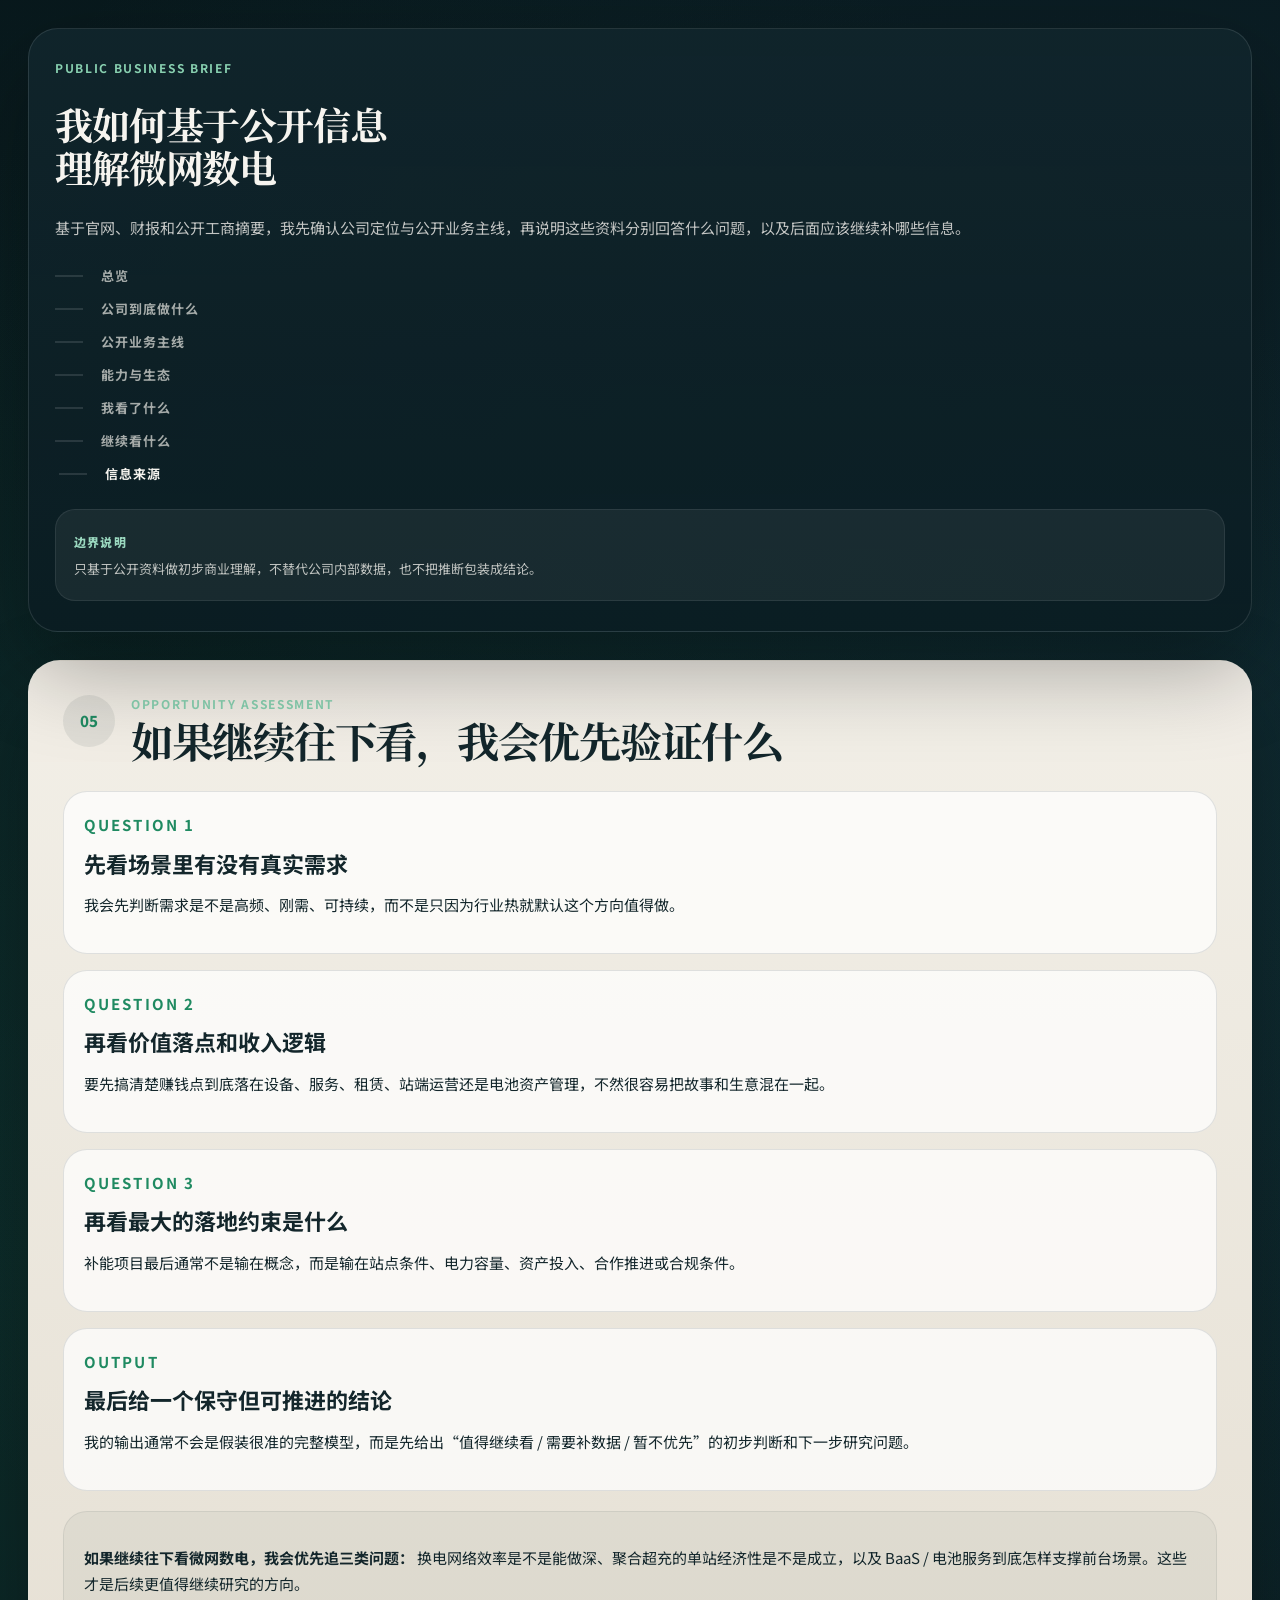
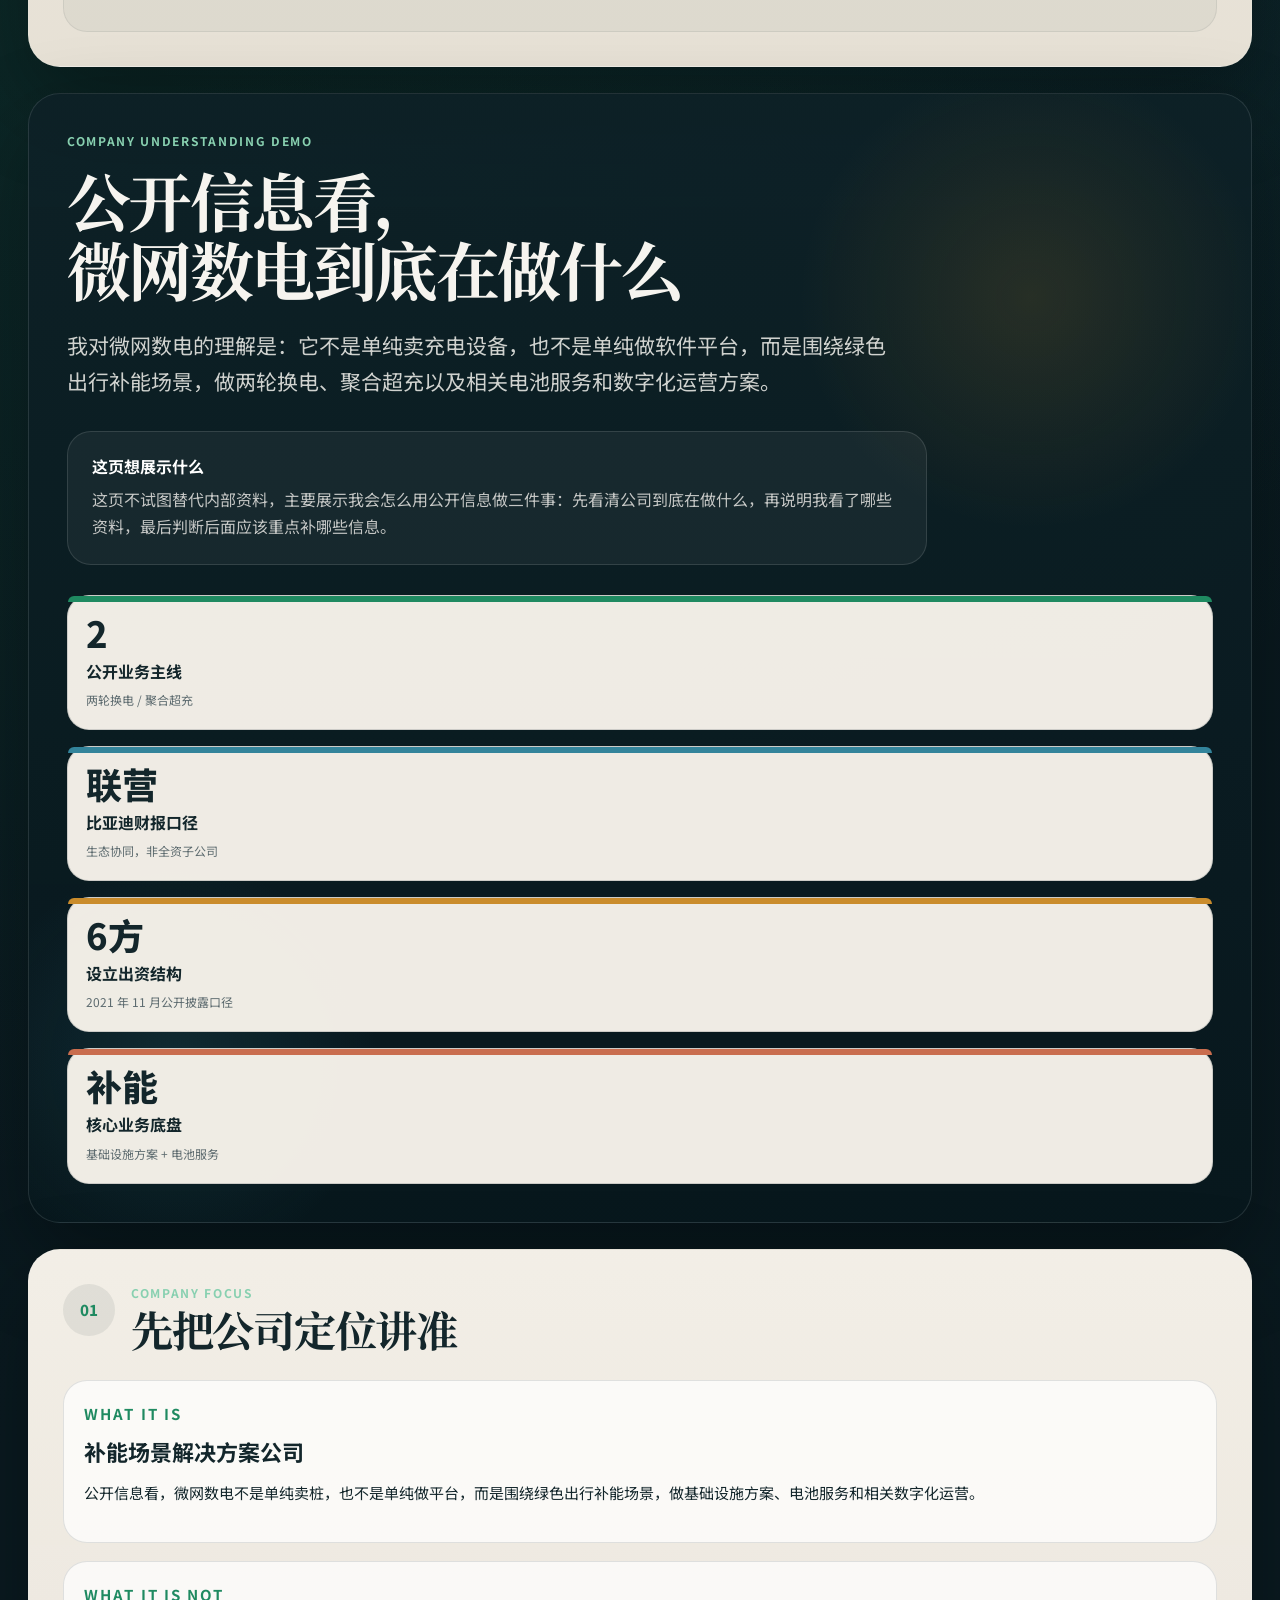
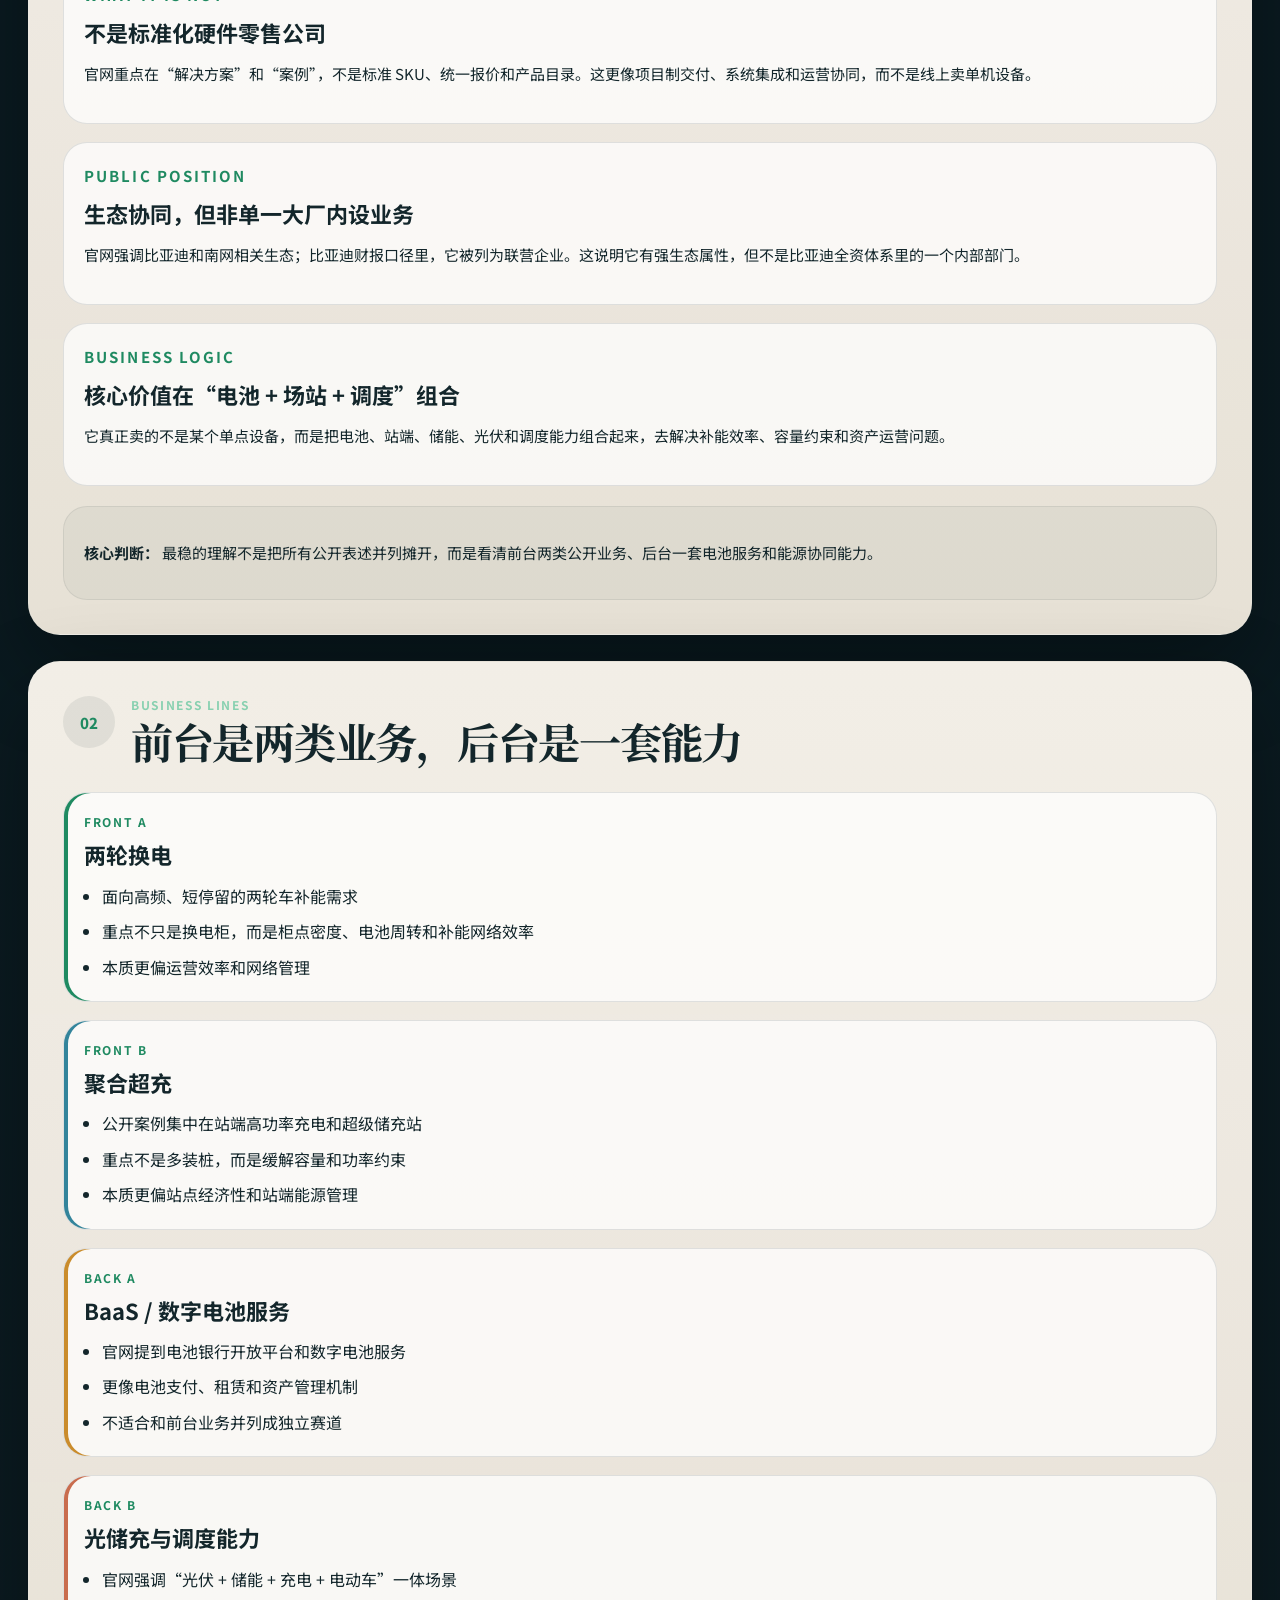
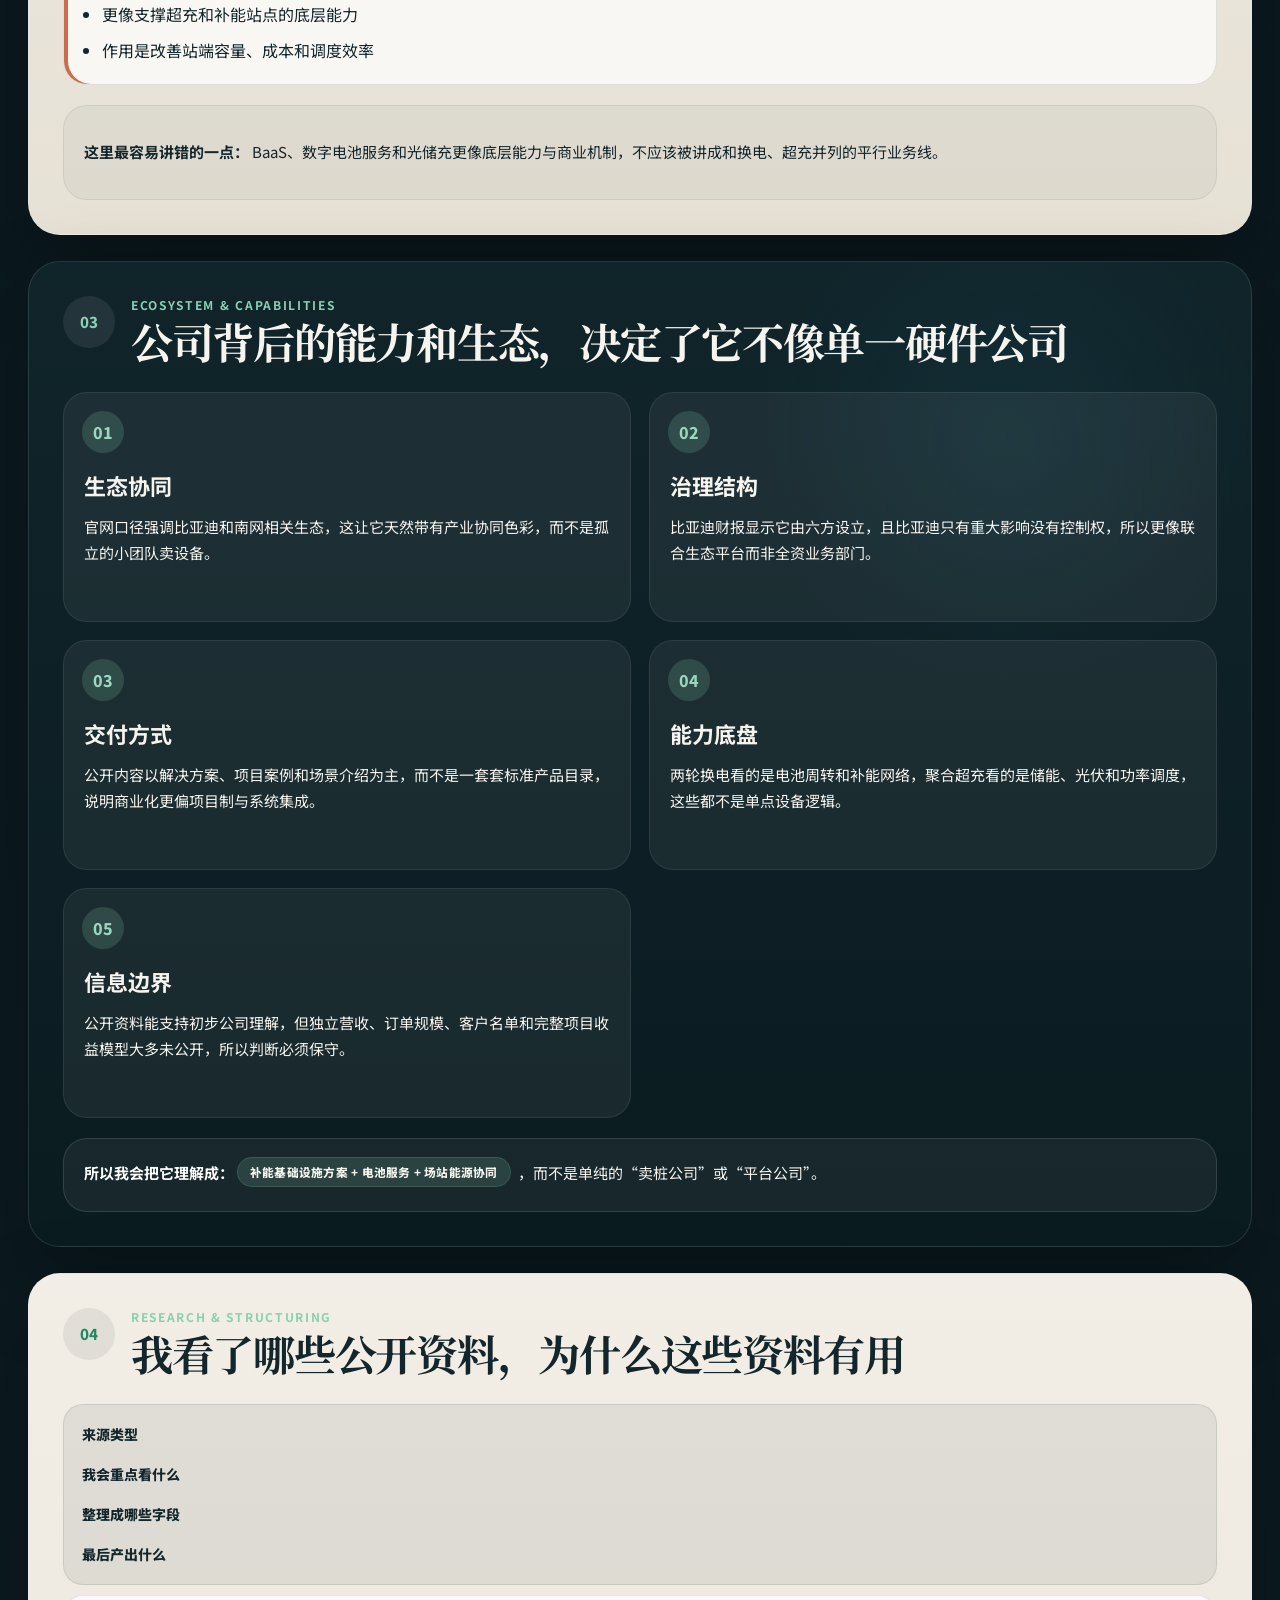
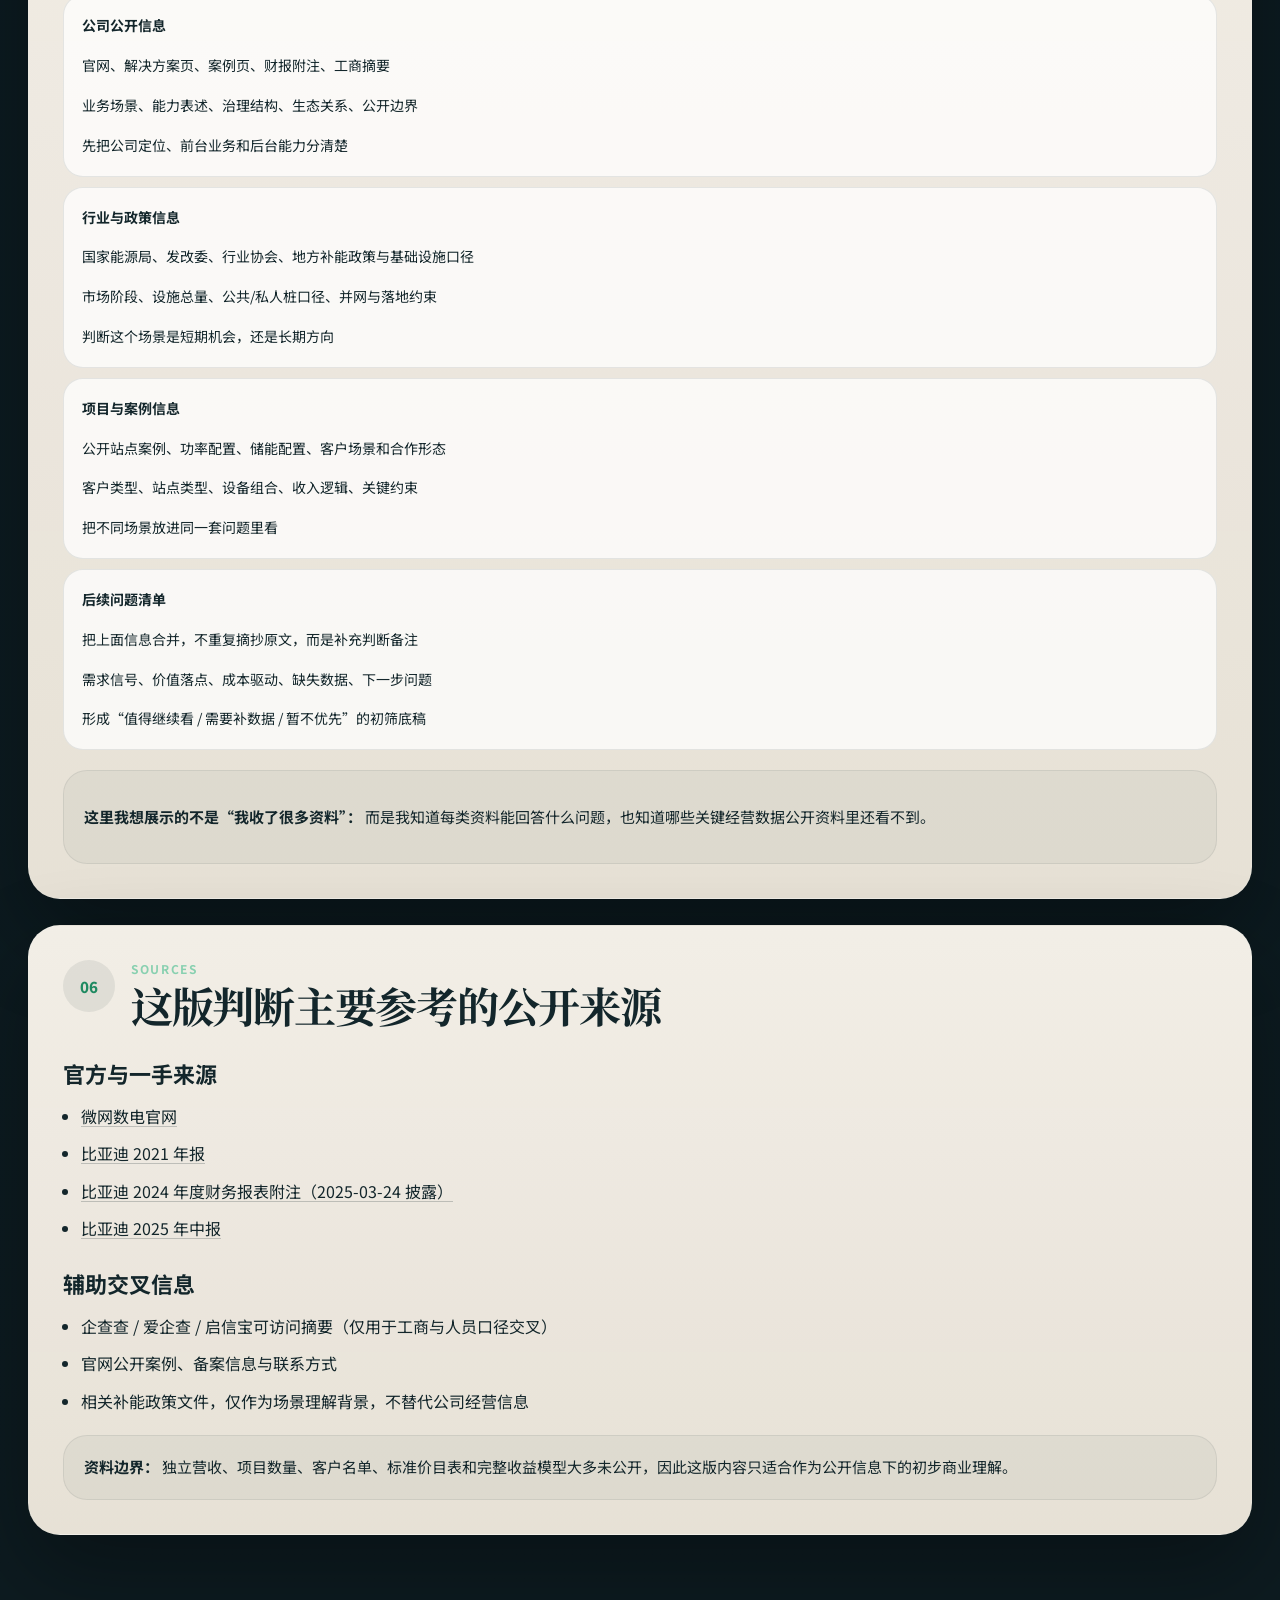
<file: index.html>
<!doctype html>
<html lang="zh-CN">
  <head>
    <meta charset="UTF-8" />
    <meta name="viewport" content="width=device-width, initial-scale=1.0" />
    <title>我如何基于公开信息理解微网数电，并做初步商业判断</title>
    <meta
      name="description"
      content="基于公开信息，对微网数电的公司定位、公开业务主线、资料来源与后续验证问题的结构化整理。"
    />
    <link rel="preconnect" href="https://fonts.googleapis.com" />
    <link rel="preconnect" href="https://fonts.gstatic.com" crossorigin />
    <link
      href="https://fonts.googleapis.com/css2?family=Noto+Sans+SC:wght@400;500;700;800&family=Noto+Serif+SC:wght@600;700&display=swap"
      rel="stylesheet"
    />
    <link rel="stylesheet" href="./styles.css" />
  </head>
  <body>
    <div class="page-shell">
      <aside class="side-rail">
        <div class="rail-inner">
          <p class="rail-kicker">Public Business Brief</p>
          <h1>我如何基于公开信息<br />理解微网数电</h1>
          <p class="rail-summary">
            基于官网、财报和公开工商摘要，我先确认公司定位与公开业务主线，再说明这些资料分别回答什么问题，以及后面应该继续补哪些信息。
          </p>

          <nav class="rail-nav" aria-label="页面目录">
            <a href="#hero">总览</a>
            <a href="#signals">公司到底做什么</a>
            <a href="#company">公开业务主线</a>
            <a href="#screening">能力与生态</a>
            <a href="#collection">我看了什么</a>
            <a href="#opportunity">继续看什么</a>
            <a href="#sources">信息来源</a>
          </nav>

          <div class="rail-badge">
            <span>边界说明</span>
            <p>只基于公开资料做初步商业理解，不替代公司内部数据，也不把推断包装成结论。</p>
          </div>
        </div>
      </aside>

      <main class="main-stage">
        <section id="hero" class="hero-panel">
          <div class="hero-copy">
            <p class="eyebrow">Company Understanding Demo</p>
            <h2>公开信息看，<br />微网数电到底在做什么</h2>
            <p class="lead">
              我对微网数电的理解是：它不是单纯卖充电设备，也不是单纯做软件平台，而是围绕绿色出行补能场景，做两轮换电、聚合超充以及相关电池服务和数字化运营方案。
            </p>

            <div class="hero-callout">
              <strong>这页想展示什么</strong>
              <p>
                这页不试图替代内部资料，主要展示我会怎么用公开信息做三件事：先看清公司到底在做什么，再说明我看了哪些资料，最后判断后面应该重点补哪些信息。
              </p>
            </div>
          </div>

          <div class="hero-metrics">
            <article class="metric-card metric-green">
              <span class="metric-value">2</span>
              <span class="metric-label">公开业务主线</span>
              <span class="metric-note">两轮换电 / 聚合超充</span>
            </article>
            <article class="metric-card metric-blue">
              <span class="metric-value">联营</span>
              <span class="metric-label">比亚迪财报口径</span>
              <span class="metric-note">生态协同，非全资子公司</span>
            </article>
            <article class="metric-card metric-amber">
              <span class="metric-value">6方</span>
              <span class="metric-label">设立出资结构</span>
              <span class="metric-note">2021 年 11 月公开披露口径</span>
            </article>
            <article class="metric-card metric-coral">
              <span class="metric-value">补能</span>
              <span class="metric-label">核心业务底盘</span>
              <span class="metric-note">基础设施方案 + 电池服务</span>
            </article>
          </div>
        </section>

        <section id="signals" class="section-panel">
          <div class="section-heading">
            <p class="section-index">01</p>
            <div>
              <p class="section-kicker">Company Focus</p>
              <h3>先把公司定位讲准</h3>
            </div>
          </div>

          <div class="reference-grid">
            <article class="reference-card">
              <p class="card-tag">What It Is</p>
              <h4>补能场景解决方案公司</h4>
              <p>
                公开信息看，微网数电不是单纯卖桩，也不是单纯做平台，而是围绕绿色出行补能场景，做基础设施方案、电池服务和相关数字化运营。
              </p>
            </article>

            <article class="reference-card">
              <p class="card-tag">What It Is Not</p>
              <h4>不是标准化硬件零售公司</h4>
              <p>
                官网重点在“解决方案”和“案例”，不是标准 SKU、统一报价和产品目录。这更像项目制交付、系统集成和运营协同，而不是线上卖单机设备。
              </p>
            </article>

            <article class="reference-card">
              <p class="card-tag">Public Position</p>
              <h4>生态协同，但非单一大厂内设业务</h4>
              <p>
                官网强调比亚迪和南网相关生态；比亚迪财报口径里，它被列为联营企业。这说明它有强生态属性，但不是比亚迪全资体系里的一个内部部门。
              </p>
            </article>

            <article class="reference-card">
              <p class="card-tag">Business Logic</p>
              <h4>核心价值在“电池 + 场站 + 调度”组合</h4>
              <p>
                它真正卖的不是某个单点设备，而是把电池、站端、储能、光伏和调度能力组合起来，去解决补能效率、容量约束和资产运营问题。
              </p>
            </article>
          </div>

          <div class="quote-box">
            <p>
              <strong>核心判断：</strong>
              最稳的理解不是把所有公开表述并列摊开，而是看清前台两类公开业务、后台一套电池服务和能源协同能力。
            </p>
          </div>
        </section>

        <section id="company" class="section-panel">
          <div class="section-heading">
            <p class="section-index">02</p>
            <div>
              <p class="section-kicker">Business Lines</p>
              <h3>前台是两类业务，后台是一套能力</h3>
            </div>
          </div>

          <div class="scene-grid">
            <article class="scene-card scene-green">
              <p class="card-tag">Front A</p>
              <h4>两轮换电</h4>
              <ul>
                <li>面向高频、短停留的两轮车补能需求</li>
                <li>重点不只是换电柜，而是柜点密度、电池周转和补能网络效率</li>
                <li>本质更偏运营效率和网络管理</li>
              </ul>
            </article>

            <article class="scene-card scene-blue">
              <p class="card-tag">Front B</p>
              <h4>聚合超充</h4>
              <ul>
                <li>公开案例集中在站端高功率充电和超级储充站</li>
                <li>重点不是多装桩，而是缓解容量和功率约束</li>
                <li>本质更偏站点经济性和站端能源管理</li>
              </ul>
            </article>

            <article class="scene-card scene-amber">
              <p class="card-tag">Back A</p>
              <h4>BaaS / 数字电池服务</h4>
              <ul>
                <li>官网提到电池银行开放平台和数字电池服务</li>
                <li>更像电池支付、租赁和资产管理机制</li>
                <li>不适合和前台业务并列成独立赛道</li>
              </ul>
            </article>

            <article class="scene-card scene-coral">
              <p class="card-tag">Back B</p>
              <h4>光储充与调度能力</h4>
              <ul>
                <li>官网强调“光伏 + 储能 + 充电 + 电动车”一体场景</li>
                <li>更像支撑超充和补能站点的底层能力</li>
                <li>作用是改善站端容量、成本和调度效率</li>
              </ul>
            </article>
          </div>

          <div class="quote-box soft">
            <p>
              <strong>这里最容易讲错的一点：</strong>
              BaaS、数字电池服务和光储充更像底层能力与商业机制，不应该被讲成和换电、超充并列的平行业务线。
            </p>
          </div>
        </section>

        <section id="screening" class="section-panel dark-panel">
          <div class="section-heading">
            <p class="section-index">03</p>
            <div>
              <p class="section-kicker">Ecosystem & Capabilities</p>
              <h3>公司背后的能力和生态，决定了它不像单一硬件公司</h3>
            </div>
          </div>

          <div class="gate-grid">
            <article class="gate-card">
              <span class="gate-no">01</span>
              <h4>生态协同</h4>
              <p>官网口径强调比亚迪和南网相关生态，这让它天然带有产业协同色彩，而不是孤立的小团队卖设备。</p>
            </article>
            <article class="gate-card">
              <span class="gate-no">02</span>
              <h4>治理结构</h4>
              <p>比亚迪财报显示它由六方设立，且比亚迪只有重大影响没有控制权，所以更像联合生态平台而非全资业务部门。</p>
            </article>
            <article class="gate-card">
              <span class="gate-no">03</span>
              <h4>交付方式</h4>
              <p>公开内容以解决方案、项目案例和场景介绍为主，而不是一套套标准产品目录，说明商业化更偏项目制与系统集成。</p>
            </article>
            <article class="gate-card">
              <span class="gate-no">04</span>
              <h4>能力底盘</h4>
              <p>两轮换电看的是电池周转和补能网络，聚合超充看的是储能、光伏和功率调度，这些都不是单点设备逻辑。</p>
            </article>
            <article class="gate-card">
              <span class="gate-no">05</span>
              <h4>信息边界</h4>
              <p>公开资料能支持初步公司理解，但独立营收、订单规模、客户名单和完整项目收益模型大多未公开，所以判断必须保守。</p>
            </article>
          </div>

          <div class="screening-footer">
            <strong>所以我会把它理解成：</strong>
            <span class="inline-chip inline-chip-dark">补能基础设施方案 + 电池服务 + 场站能源协同</span>
            ，而不是单纯的“卖桩公司”或“平台公司”。
          </div>
        </section>

        <section id="collection" class="section-panel">
          <div class="section-heading">
            <p class="section-index">04</p>
            <div>
              <p class="section-kicker">Research & Structuring</p>
              <h3>我看了哪些公开资料，为什么这些资料有用</h3>
            </div>
          </div>

          <div class="collection-table" aria-label="公开资料对比表">
            <div class="collection-row collection-head">
              <span>来源类型</span>
              <span>我会重点看什么</span>
              <span>整理成哪些字段</span>
              <span>最后产出什么</span>
            </div>
            <div class="collection-row">
              <span><strong>公司公开信息</strong></span>
              <span>官网、解决方案页、案例页、财报附注、工商摘要</span>
              <span>业务场景、能力表述、治理结构、生态关系、公开边界</span>
              <span>先把公司定位、前台业务和后台能力分清楚</span>
            </div>
            <div class="collection-row">
              <span><strong>行业与政策信息</strong></span>
              <span>国家能源局、发改委、行业协会、地方补能政策与基础设施口径</span>
              <span>市场阶段、设施总量、公共/私人桩口径、并网与落地约束</span>
              <span>判断这个场景是短期机会，还是长期方向</span>
            </div>
            <div class="collection-row">
              <span><strong>项目与案例信息</strong></span>
              <span>公开站点案例、功率配置、储能配置、客户场景和合作形态</span>
              <span>客户类型、站点类型、设备组合、收入逻辑、关键约束</span>
              <span>把不同场景放进同一套问题里看</span>
            </div>
            <div class="collection-row">
              <span><strong>后续问题清单</strong></span>
              <span>把上面信息合并，不重复摘抄原文，而是补充判断备注</span>
              <span>需求信号、价值落点、成本驱动、缺失数据、下一步问题</span>
              <span>形成“值得继续看 / 需要补数据 / 暂不优先”的初筛底稿</span>
            </div>
          </div>

          <div class="quote-box soft">
            <p>
              <strong>这里我想展示的不是“我收了很多资料”：</strong>
              而是我知道每类资料能回答什么问题，也知道哪些关键经营数据公开资料里还看不到。
            </p>
          </div>
        </section>

        <section id="opportunity" class="section-panel">
          <div class="section-heading">
            <p class="section-index">05</p>
            <div>
              <p class="section-kicker">Opportunity Assessment</p>
              <h3>如果继续往下看，我会优先验证什么</h3>
            </div>
          </div>

          <div class="workflow-strip">
            <article class="workflow-step">
              <p class="card-tag">Question 1</p>
              <h4>先看场景里有没有真实需求</h4>
              <p>我会先判断需求是不是高频、刚需、可持续，而不是只因为行业热就默认这个方向值得做。</p>
            </article>
            <article class="workflow-step">
              <p class="card-tag">Question 2</p>
              <h4>再看价值落点和收入逻辑</h4>
              <p>要先搞清楚赚钱点到底落在设备、服务、租赁、站端运营还是电池资产管理，不然很容易把故事和生意混在一起。</p>
            </article>
            <article class="workflow-step">
              <p class="card-tag">Question 3</p>
              <h4>再看最大的落地约束是什么</h4>
              <p>补能项目最后通常不是输在概念，而是输在站点条件、电力容量、资产投入、合作推进或合规条件。</p>
            </article>
            <article class="workflow-step">
              <p class="card-tag">Output</p>
              <h4>最后给一个保守但可推进的结论</h4>
              <p>我的输出通常不会是假装很准的完整模型，而是先给出“值得继续看 / 需要补数据 / 暂不优先”的初步判断和下一步研究问题。</p>
            </article>
          </div>

          <div class="quote-box">
            <p>
              <strong>如果继续往下看微网数电，我会优先追三类问题：</strong>
              换电网络效率是不是能做深、聚合超充的单站经济性是不是成立，以及 BaaS / 电池服务到底怎样支撑前台场景。这些才是后续更值得继续研究的方向。
            </p>
          </div>
        </section>

        <section id="sources" class="section-panel source-panel">
          <div class="section-heading">
            <p class="section-index">06</p>
            <div>
              <p class="section-kicker">Sources</p>
              <h3>这版判断主要参考的公开来源</h3>
            </div>
          </div>

          <div class="source-columns">
            <div>
              <h4>官方与一手来源</h4>
              <ul class="source-list">
                <li><a href="https://bess.com.cn/home.html" target="_blank" rel="noreferrer">微网数电官网</a></li>
                <li><a href="https://www1.hkexnews.hk/listedco/listconews/sehk/2022/0329/2022032902340_c.pdf" target="_blank" rel="noreferrer">比亚迪 2021 年报</a></li>
                <li><a href="https://www1.hkexnews.hk/listedco/listconews/sehk/2025/0324/2025032401114_c.pdf" target="_blank" rel="noreferrer">比亚迪 2024 年度财务报表附注（2025-03-24 披露）</a></li>
                <li><a href="https://www1.hkexnews.hk/listedco/listconews/sehk/2025/0829/2025082902810_c.pdf" target="_blank" rel="noreferrer">比亚迪 2025 年中报</a></li>
              </ul>
            </div>

            <div>
              <h4>辅助交叉信息</h4>
              <ul class="source-list">
                <li>企查查 / 爱企查 / 启信宝可访问摘要（仅用于工商与人员口径交叉）</li>
                <li>官网公开案例、备案信息与联系方式</li>
                <li>相关补能政策文件，仅作为场景理解背景，不替代公司经营信息</li>
              </ul>
            </div>
          </div>

          <div class="source-note">
            <strong>资料边界：</strong>
            独立营收、项目数量、客户名单、标准价目表和完整收益模型大多未公开，因此这版内容只适合作为公开信息下的初步商业理解。
          </div>
        </section>
      </main>
    </div>

    <script src="./app.js"></script>
  </body>
</html>
</file>
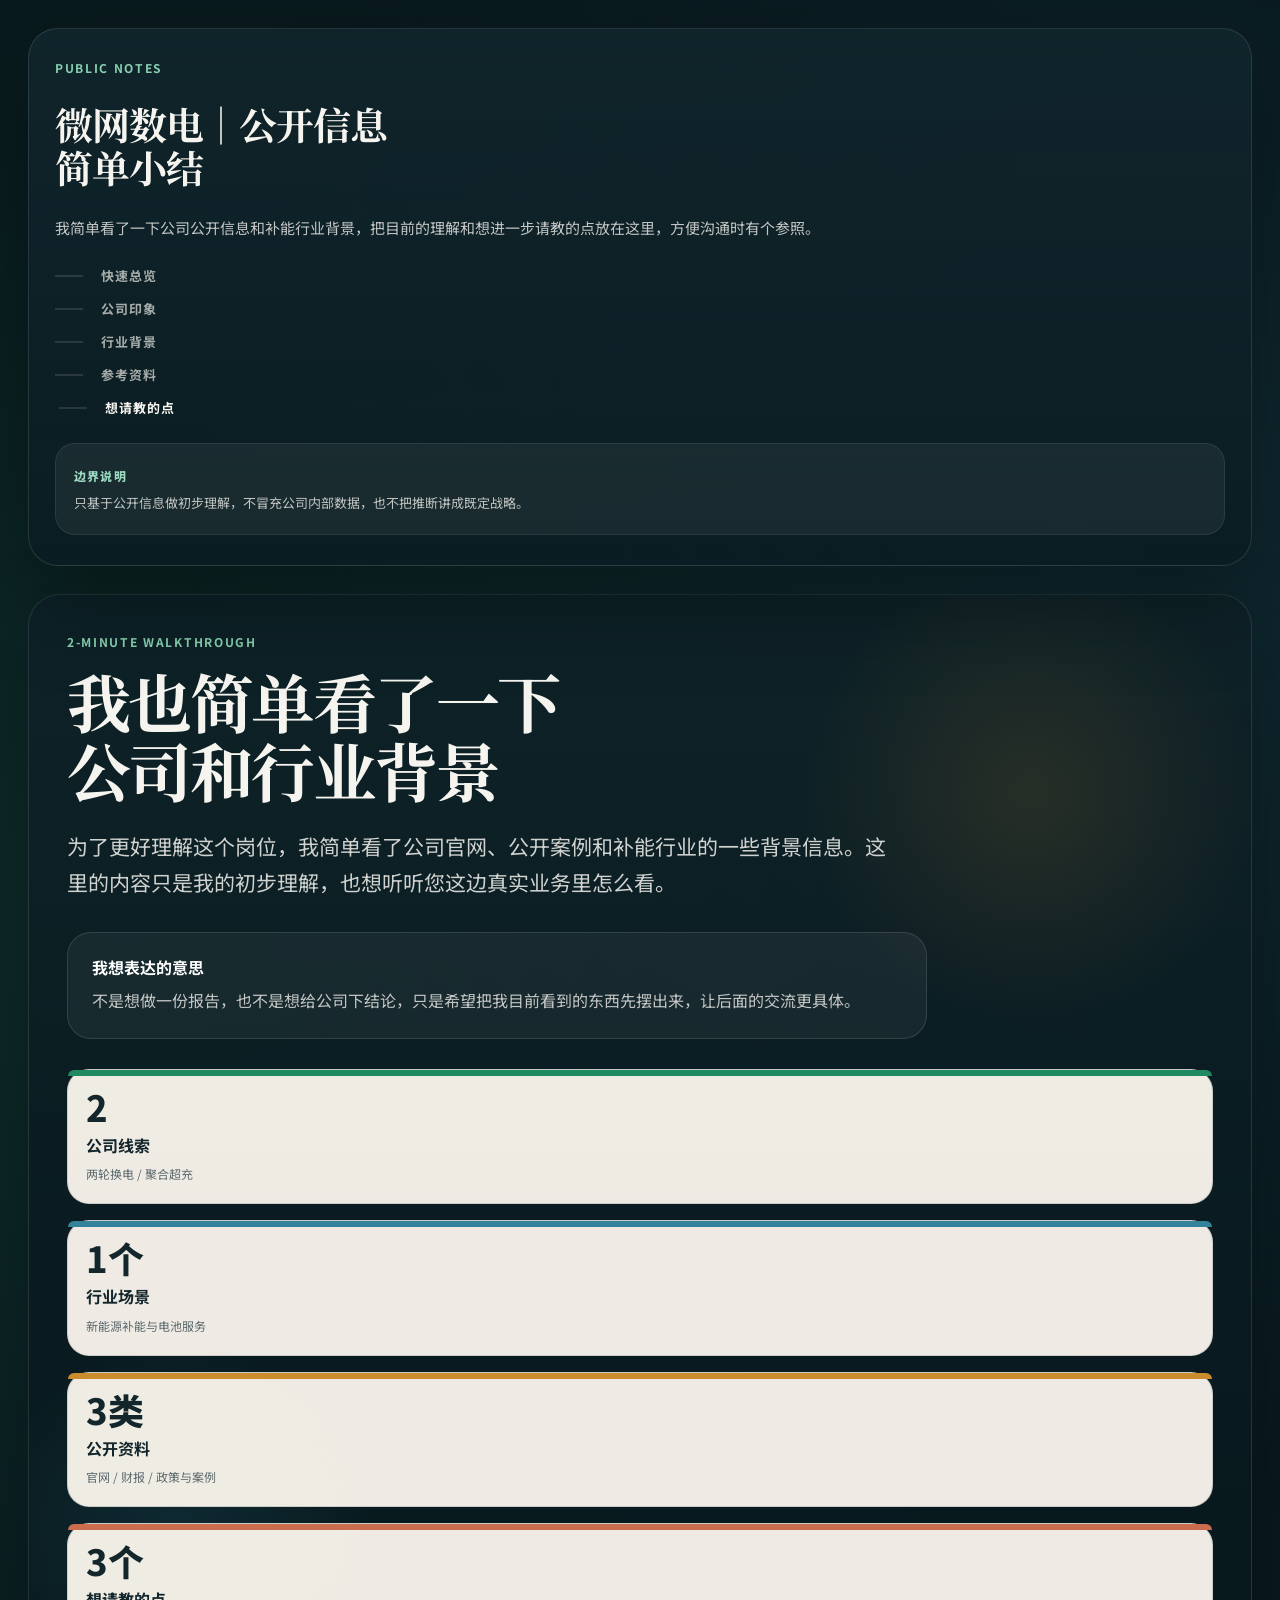
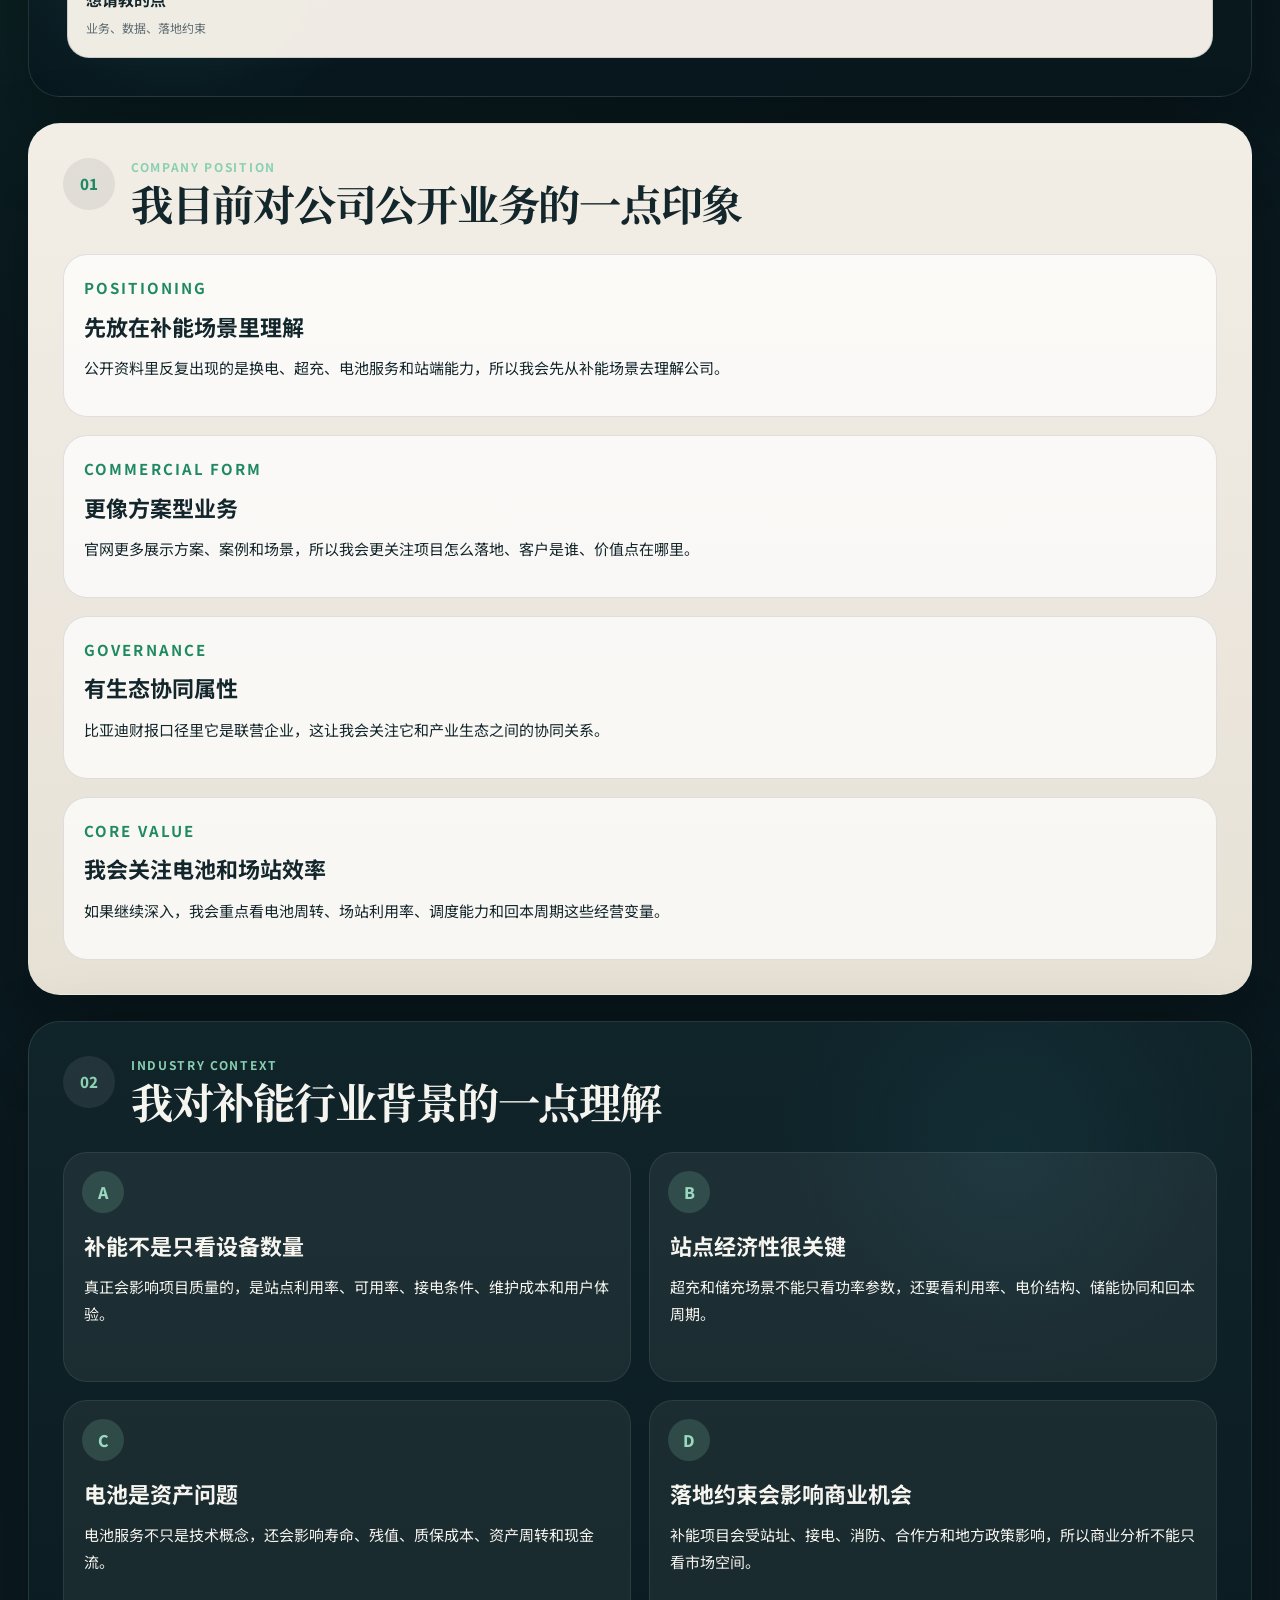
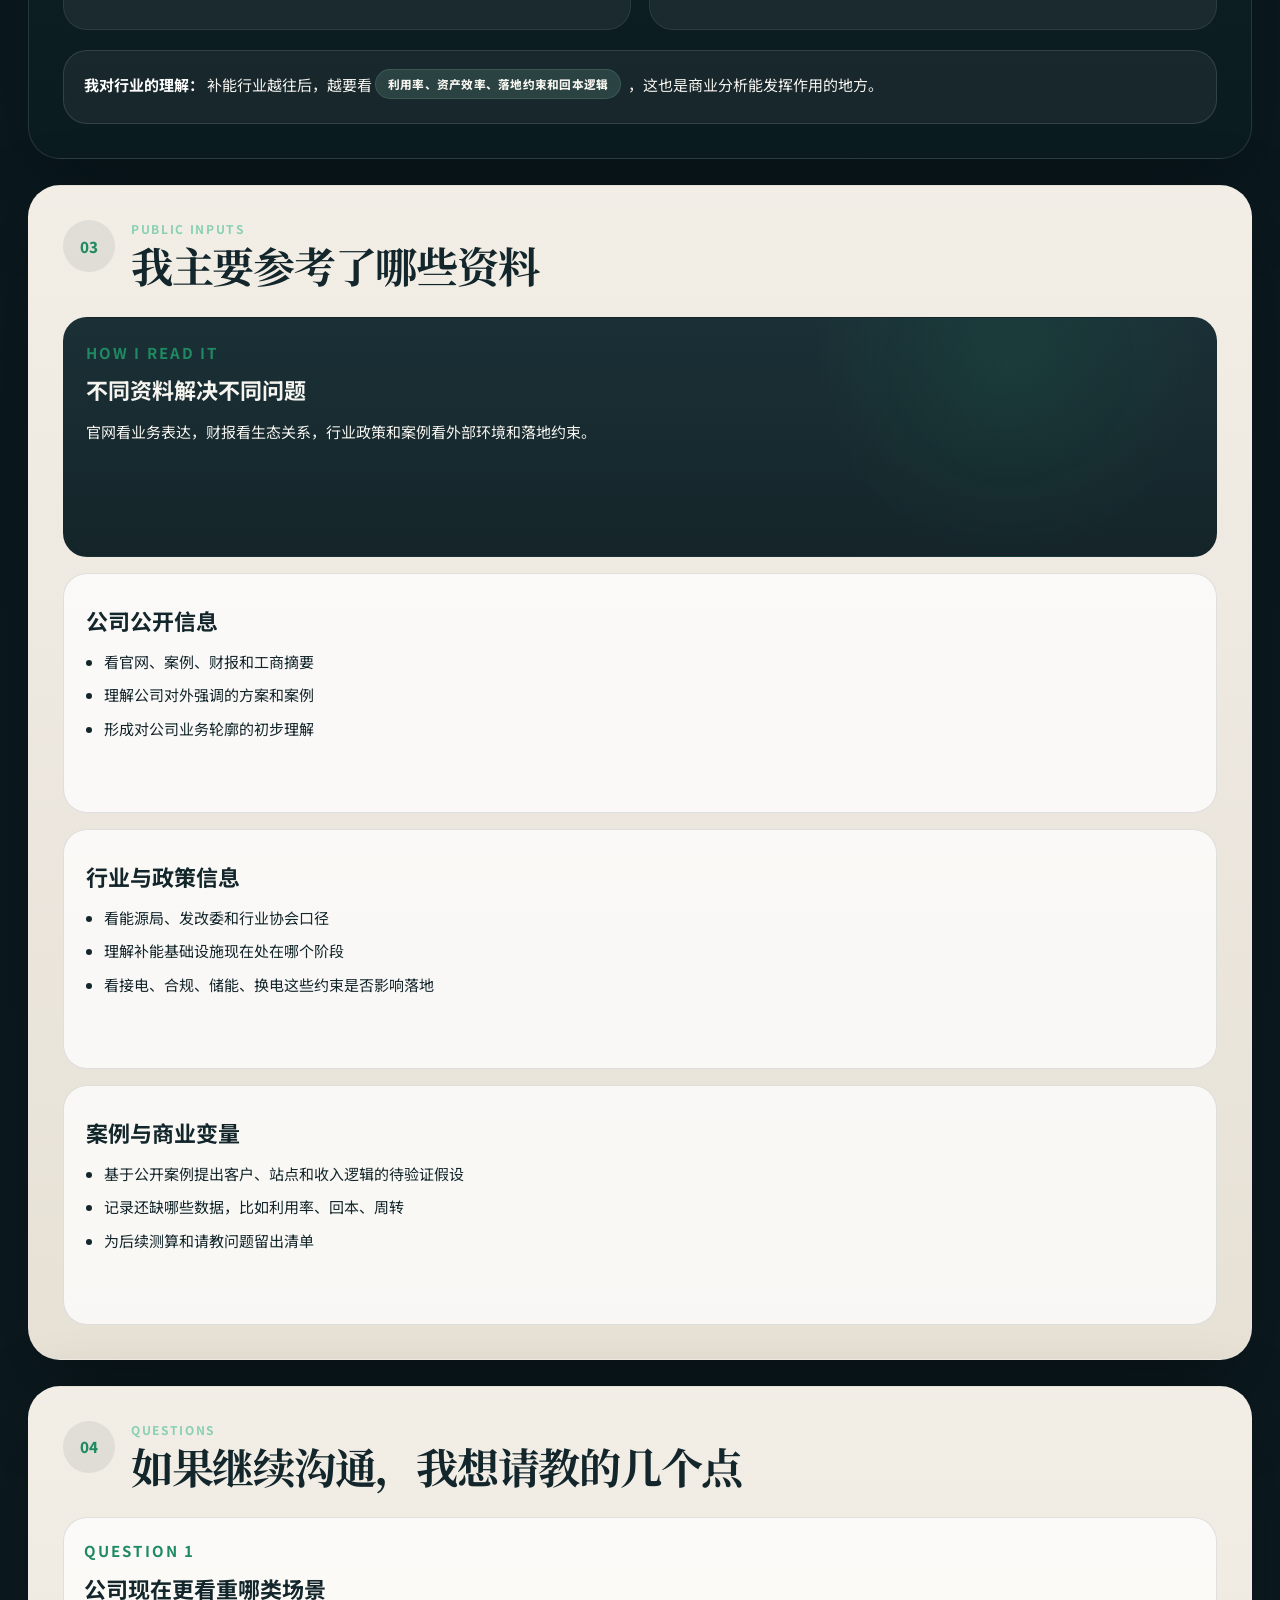
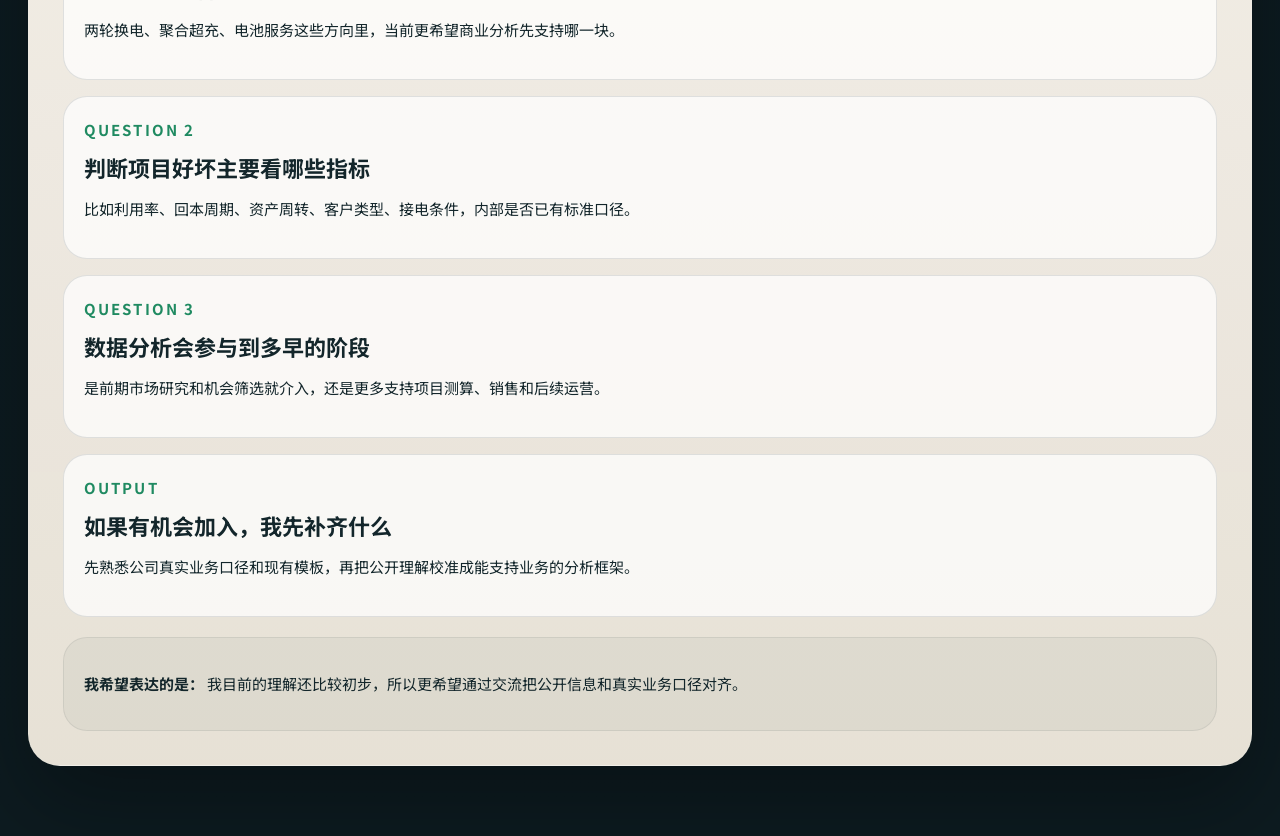
<file: live-walkthrough.html>
<!doctype html>
<html lang="zh-CN">
  <head>
    <meta charset="UTF-8" />
    <meta name="viewport" content="width=device-width, initial-scale=1.0" />
    <title>微网数电｜公开信息小结</title>
    <meta
      name="description"
      content="用于面试交流的微网数电公开信息小结。"
    />
    <link rel="preconnect" href="https://fonts.googleapis.com" />
    <link rel="preconnect" href="https://fonts.gstatic.com" crossorigin />
    <link
      href="https://fonts.googleapis.com/css2?family=Noto+Sans+SC:wght@400;500;700;800&family=Noto+Serif+SC:wght@600;700&display=swap"
      rel="stylesheet"
    />
    <link rel="stylesheet" href="./styles.css" />
  </head>
  <body>
    <div class="page-shell">
      <aside class="side-rail">
        <div class="rail-inner">
          <p class="rail-kicker">Public Notes</p>
          <h1>微网数电｜公开信息<br />简单小结</h1>
          <p class="rail-summary">
            我简单看了一下公司公开信息和补能行业背景，把目前的理解和想进一步请教的点放在这里，方便沟通时有个参照。
          </p>

          <nav class="rail-nav" aria-label="页面目录">
            <a href="#hero">快速总览</a>
            <a href="#company">公司印象</a>
            <a href="#screening">行业背景</a>
            <a href="#decision-case">参考资料</a>
            <a href="#workflow">想请教的点</a>
          </nav>

          <div class="rail-badge">
            <span>边界说明</span>
            <p>只基于公开信息做初步理解，不冒充公司内部数据，也不把推断讲成既定战略。</p>
          </div>
        </div>
      </aside>

      <main class="main-stage">
        <section id="hero" class="hero-panel">
          <div class="hero-copy">
            <p class="eyebrow">2-Minute Walkthrough</p>
            <h2>我也简单看了一下<br />公司和行业背景</h2>
            <p class="lead">
              为了更好理解这个岗位，我简单看了公司官网、公开案例和补能行业的一些背景信息。这里的内容只是我的初步理解，也想听听您这边真实业务里怎么看。
            </p>

            <div class="hero-callout">
              <strong>我想表达的意思</strong>
              <p>
                不是想做一份报告，也不是想给公司下结论，只是希望把我目前看到的东西先摆出来，让后面的交流更具体。
              </p>
            </div>
          </div>

          <div class="hero-metrics">
            <article class="metric-card metric-green">
              <span class="metric-value">2</span>
              <span class="metric-label">公司线索</span>
              <span class="metric-note">两轮换电 / 聚合超充</span>
            </article>
            <article class="metric-card metric-blue">
              <span class="metric-value">1个</span>
              <span class="metric-label">行业场景</span>
              <span class="metric-note">新能源补能与电池服务</span>
            </article>
            <article class="metric-card metric-amber">
              <span class="metric-value">3类</span>
              <span class="metric-label">公开资料</span>
              <span class="metric-note">官网 / 财报 / 政策与案例</span>
            </article>
            <article class="metric-card metric-coral">
              <span class="metric-value">3个</span>
              <span class="metric-label">想请教的点</span>
              <span class="metric-note">业务、数据、落地约束</span>
            </article>
          </div>
        </section>

        <section id="company" class="section-panel">
          <div class="section-heading">
            <p class="section-index">01</p>
            <div>
              <p class="section-kicker">Company Position</p>
              <h3>我目前对公司公开业务的一点印象</h3>
            </div>
          </div>

          <div class="reference-grid">
            <article class="reference-card">
              <p class="card-tag">Positioning</p>
              <h4>先放在补能场景里理解</h4>
              <p>公开资料里反复出现的是换电、超充、电池服务和站端能力，所以我会先从补能场景去理解公司。</p>
            </article>
            <article class="reference-card">
              <p class="card-tag">Commercial Form</p>
              <h4>更像方案型业务</h4>
              <p>官网更多展示方案、案例和场景，所以我会更关注项目怎么落地、客户是谁、价值点在哪里。</p>
            </article>
            <article class="reference-card">
              <p class="card-tag">Governance</p>
              <h4>有生态协同属性</h4>
              <p>比亚迪财报口径里它是联营企业，这让我会关注它和产业生态之间的协同关系。</p>
            </article>
            <article class="reference-card">
              <p class="card-tag">Core Value</p>
              <h4>我会关注电池和场站效率</h4>
              <p>如果继续深入，我会重点看电池周转、场站利用率、调度能力和回本周期这些经营变量。</p>
            </article>
          </div>
        </section>

        <section id="screening" class="section-panel dark-panel">
          <div class="section-heading">
            <p class="section-index">02</p>
            <div>
              <p class="section-kicker">Industry Context</p>
              <h3>我对补能行业背景的一点理解</h3>
            </div>
          </div>

          <div class="gate-grid">
            <article class="gate-card">
              <span class="gate-no">A</span>
              <h4>补能不是只看设备数量</h4>
              <p>真正会影响项目质量的，是站点利用率、可用率、接电条件、维护成本和用户体验。</p>
            </article>
            <article class="gate-card">
              <span class="gate-no">B</span>
              <h4>站点经济性很关键</h4>
              <p>超充和储充场景不能只看功率参数，还要看利用率、电价结构、储能协同和回本周期。</p>
            </article>
            <article class="gate-card">
              <span class="gate-no">C</span>
              <h4>电池是资产问题</h4>
              <p>电池服务不只是技术概念，还会影响寿命、残值、质保成本、资产周转和现金流。</p>
            </article>
            <article class="gate-card">
              <span class="gate-no">D</span>
              <h4>落地约束会影响商业机会</h4>
              <p>补能项目会受站址、接电、消防、合作方和地方政策影响，所以商业分析不能只看市场空间。</p>
            </article>
          </div>

          <div class="screening-footer">
            <strong>我对行业的理解：</strong>
            补能行业越往后，越要看
            <span class="inline-chip inline-chip-dark">利用率、资产效率、落地约束和回本逻辑</span>
            ，这也是商业分析能发挥作用的地方。
          </div>
        </section>

        <section id="decision-case" class="section-panel">
          <div class="section-heading">
            <p class="section-index">03</p>
            <div>
              <p class="section-kicker">Public Inputs</p>
              <h3>我主要参考了哪些资料</h3>
            </div>
          </div>

          <div class="decision-grid">
            <article class="decision-card decision-card-primary">
              <p class="card-tag">How I Read It</p>
              <h4>不同资料解决不同问题</h4>
              <p>官网看业务表达，财报看生态关系，行业政策和案例看外部环境和落地约束。</p>
            </article>

            <article class="decision-card">
              <h4>公司公开信息</h4>
              <ul>
                <li>看官网、案例、财报和工商摘要</li>
                <li>理解公司对外强调的方案和案例</li>
                <li>形成对公司业务轮廓的初步理解</li>
              </ul>
            </article>

            <article class="decision-card">
              <h4>行业与政策信息</h4>
              <ul>
                <li>看能源局、发改委和行业协会口径</li>
                <li>理解补能基础设施现在处在哪个阶段</li>
                <li>看接电、合规、储能、换电这些约束是否影响落地</li>
              </ul>
            </article>

            <article class="decision-card">
              <h4>案例与商业变量</h4>
              <ul>
                <li>基于公开案例提出客户、站点和收入逻辑的待验证假设</li>
                <li>记录还缺哪些数据，比如利用率、回本、周转</li>
                <li>为后续测算和请教问题留出清单</li>
              </ul>
            </article>
          </div>
        </section>

        <section id="workflow" class="section-panel">
          <div class="section-heading">
            <p class="section-index">04</p>
            <div>
              <p class="section-kicker">Questions</p>
              <h3>如果继续沟通，我想请教的几个点</h3>
            </div>
          </div>

          <div class="workflow-strip">
            <article class="workflow-step">
              <p class="card-tag">Question 1</p>
              <h4>公司现在更看重哪类场景</h4>
              <p>两轮换电、聚合超充、电池服务这些方向里，当前更希望商业分析先支持哪一块。</p>
            </article>
            <article class="workflow-step">
              <p class="card-tag">Question 2</p>
              <h4>判断项目好坏主要看哪些指标</h4>
              <p>比如利用率、回本周期、资产周转、客户类型、接电条件，内部是否已有标准口径。</p>
            </article>
            <article class="workflow-step">
              <p class="card-tag">Question 3</p>
              <h4>数据分析会参与到多早的阶段</h4>
              <p>是前期市场研究和机会筛选就介入，还是更多支持项目测算、销售和后续运营。</p>
            </article>
            <article class="workflow-step">
              <p class="card-tag">Output</p>
              <h4>如果有机会加入，我先补齐什么</h4>
              <p>先熟悉公司真实业务口径和现有模板，再把公开理解校准成能支持业务的分析框架。</p>
            </article>
          </div>

          <div class="quote-box">
            <p>
              <strong>我希望表达的是：</strong>
              我目前的理解还比较初步，所以更希望通过交流把公开信息和真实业务口径对齐。
            </p>
          </div>
        </section>
      </main>
    </div>

    <script src="./app.js"></script>
  </body>
</html>
</file>
<file: styles.css>
:root {
  --bg: #08161b;
  --bg-2: #0d2026;
  --panel: rgba(12, 28, 34, 0.78);
  --panel-2: #10252b;
  --panel-light: #f7f3eb;
  --panel-light-2: #efe7d9;
  --text: #f6f4ef;
  --text-dark: #13262b;
  --muted: #aeb8ba;
  --muted-dark: #5d6b6f;
  --line: rgba(226, 235, 235, 0.12);
  --line-dark: rgba(19, 38, 43, 0.16);
  --green: #1f8a61;
  --green-soft: rgba(31, 138, 97, 0.15);
  --blue: #33849b;
  --blue-soft: rgba(51, 132, 155, 0.14);
  --amber: #ca8c2c;
  --amber-soft: rgba(202, 140, 44, 0.16);
  --coral: #c96d4e;
  --coral-soft: rgba(201, 109, 78, 0.16);
  --shadow: 0 36px 90px rgba(0, 0, 0, 0.32);
  --radius-xl: 28px;
  --radius-lg: 22px;
  --radius-md: 18px;
  --site-width: 1520px;
}

* {
  box-sizing: border-box;
}

html {
  scroll-behavior: smooth;
}

body {
  margin: 0;
  color: var(--text);
  font-family: "Noto Sans SC", sans-serif;
  background:
    radial-gradient(circle at 10% 16%, rgba(31, 138, 97, 0.18), transparent 22%),
    radial-gradient(circle at 88% 10%, rgba(51, 132, 155, 0.16), transparent 18%),
    linear-gradient(180deg, #08161b 0%, #0a1a20 38%, #0d1b20 100%);
}

a {
  color: inherit;
  text-decoration: none;
}

.page-shell {
  width: min(var(--site-width), 100%);
  margin: 0 auto;
  display: grid;
  grid-template-columns: 320px minmax(0, 1fr);
  gap: 28px;
  padding: 28px;
}

.side-rail {
  position: sticky;
  top: 0;
  align-self: start;
  height: 100vh;
  padding-bottom: 24px;
}

.rail-inner {
  height: calc(100vh - 56px);
  border: 1px solid var(--line);
  border-radius: 30px;
  background:
    linear-gradient(180deg, rgba(17, 37, 44, 0.92) 0%, rgba(10, 28, 34, 0.88) 100%);
  box-shadow: var(--shadow);
  padding: 30px 26px;
  display: flex;
  flex-direction: column;
  gap: 26px;
}

.rail-kicker,
.eyebrow,
.section-kicker,
.card-tag {
  margin: 0;
  font-size: 12px;
  font-weight: 700;
  letter-spacing: 0.14em;
  text-transform: uppercase;
}

.rail-kicker,
.section-kicker,
.eyebrow {
  color: #88d0b0;
}

.rail-inner h1 {
  margin: 0;
  font-family: "Noto Serif SC", serif;
  font-size: 38px;
  line-height: 1.14;
  letter-spacing: -0.03em;
}

.rail-summary {
  margin: 0;
  color: rgba(246, 244, 239, 0.78);
  font-size: 15px;
  line-height: 1.72;
}

.rail-nav {
  display: grid;
  gap: 14px;
}

.rail-nav a {
  position: relative;
  padding-left: 46px;
  color: rgba(246, 244, 239, 0.66);
  font-size: 13px;
  font-weight: 700;
  letter-spacing: 0.08em;
  text-transform: uppercase;
  transition: color 180ms ease, transform 180ms ease;
}

.rail-nav a::before {
  content: "";
  position: absolute;
  left: 0;
  top: 50%;
  width: 28px;
  height: 1px;
  background: rgba(255, 255, 255, 0.24);
  transform: translateY(-50%);
}

.rail-nav a:hover,
.rail-nav a.active {
  color: var(--text);
  transform: translateX(4px);
}

.appendix-nav {
  display: grid;
  gap: 10px;
  padding-top: 4px;
  border-top: 1px solid rgba(255, 255, 255, 0.08);
}

.appendix-nav span {
  color: rgba(246, 244, 239, 0.42);
  font-size: 11px;
  font-weight: 700;
  letter-spacing: 0.16em;
  text-transform: uppercase;
}

.appendix-nav a {
  color: rgba(246, 244, 239, 0.5);
  font-size: 12px;
  font-weight: 700;
  letter-spacing: 0.04em;
}

.rail-badge {
  margin-top: auto;
  padding: 18px 18px 20px;
  border-radius: 20px;
  background: rgba(255, 255, 255, 0.06);
  border: 1px solid rgba(255, 255, 255, 0.08);
}

.rail-badge span {
  display: inline-block;
  margin-bottom: 8px;
  color: #9ad8bf;
  font-size: 12px;
  font-weight: 800;
  letter-spacing: 0.1em;
  text-transform: uppercase;
}

.rail-badge p {
  margin: 0;
  color: rgba(246, 244, 239, 0.76);
  font-size: 13px;
  line-height: 1.65;
}

.main-stage {
  display: grid;
  gap: 26px;
  padding-bottom: 42px;
}

#hero { order: 1; }
#signals { order: 2; }
#company { order: 3; }
#screening { order: 4; }
#decision-case { order: 5; }
#workflow { order: 6; }
#references { order: 7; }
#collection { order: 8; }
#sources { order: 9; }

.hero-panel,
.section-panel {
  border-radius: 32px;
  border: 1px solid var(--line);
  box-shadow: var(--shadow);
}

.hero-panel {
  min-height: 100vh;
  padding: 38px;
  background:
    radial-gradient(circle at 82% 18%, rgba(202, 140, 44, 0.14), transparent 17%),
    radial-gradient(circle at 12% 86%, rgba(51, 132, 155, 0.16), transparent 14%),
    linear-gradient(180deg, rgba(14, 33, 39, 0.92) 0%, rgba(8, 24, 29, 0.94) 100%);
  display: grid;
  grid-template-columns: minmax(0, 1.15fr) 380px;
  gap: 30px;
  align-items: start;
}

.hero-copy h2 {
  margin: 16px 0 0;
  font-family: "Noto Serif SC", serif;
  font-size: clamp(42px, 5vw, 74px);
  line-height: 1.08;
  letter-spacing: -0.04em;
}

.lead {
  max-width: 820px;
  margin: 24px 0 0;
  color: rgba(246, 244, 239, 0.84);
  font-size: 21px;
  line-height: 1.72;
}

.hero-callout,
.quote-box,
.structure-ribbon,
.source-note,
.insight-banner,
.screening-footer {
  border-radius: 24px;
  border: 1px solid rgba(255, 255, 255, 0.12);
  background: rgba(255, 255, 255, 0.05);
}

.hero-callout {
  max-width: 860px;
  margin-top: 32px;
  padding: 22px 24px 24px;
}

.hero-callout strong,
.quote-box strong,
.structure-ribbon strong,
.source-note strong,
.insight-banner strong,
.screening-footer strong {
  color: #ffffff;
}

.inline-chip {
  display: inline-flex;
  align-items: center;
  min-height: 30px;
  margin: 0 4px 6px 0;
  padding: 0 12px;
  border-radius: 999px;
  background: rgba(255, 255, 255, 0.08);
  border: 1px solid rgba(255, 255, 255, 0.12);
  color: #f5f2ec;
  font-size: 0.78em;
  font-weight: 800;
  letter-spacing: 0.02em;
  vertical-align: middle;
  white-space: nowrap;
}

.inline-chip-soft {
  background: rgba(19, 38, 43, 0.06);
  border-color: rgba(19, 38, 43, 0.1);
  color: var(--text-dark);
}

.inline-chip-dark {
  background: rgba(141, 208, 178, 0.16);
  border-color: rgba(141, 208, 178, 0.16);
}

.hero-callout p {
  margin: 8px 0 0;
  color: rgba(246, 244, 239, 0.78);
  font-size: 16px;
  line-height: 1.68;
}

.hero-metrics {
  display: grid;
  gap: 16px;
}

.metric-card {
  position: relative;
  padding: 18px 18px 20px;
  border-radius: 22px;
  background: rgba(247, 243, 235, 0.97);
  border: 1px solid var(--line-dark);
  color: var(--text-dark);
}

.metric-card::before {
  content: "";
  position: absolute;
  left: 0;
  top: 0;
  width: 100%;
  height: 6px;
  border-radius: 22px 22px 0 0;
}

.metric-green::before { background: var(--green); }
.metric-blue::before { background: var(--blue); }
.metric-amber::before { background: var(--amber); }
.metric-coral::before { background: var(--coral); }

.metric-value {
  display: block;
  font-size: 36px;
  font-weight: 800;
  line-height: 1;
}

.metric-label {
  display: block;
  margin-top: 10px;
  font-size: 16px;
  font-weight: 700;
  line-height: 1.45;
}

.metric-note {
  display: block;
  margin-top: 8px;
  color: var(--muted-dark);
  font-size: 12px;
  line-height: 1.5;
}

.section-panel {
  padding: 34px;
  background: linear-gradient(180deg, rgba(247, 243, 235, 0.98) 0%, rgba(240, 233, 221, 0.96) 100%);
  color: var(--text-dark);
}

.appendix-panel {
  background: linear-gradient(180deg, rgba(242, 236, 226, 0.96) 0%, rgba(235, 227, 214, 0.94) 100%);
}

.dark-panel {
  background:
    radial-gradient(circle at 80% 18%, rgba(51, 132, 155, 0.1), transparent 20%),
    linear-gradient(180deg, rgba(16, 37, 43, 0.98) 0%, rgba(11, 28, 33, 0.98) 100%);
  color: var(--text);
}

.section-heading {
  display: grid;
  grid-template-columns: 52px minmax(0, 1fr);
  gap: 16px;
  align-items: start;
  margin-bottom: 28px;
}

.section-index {
  margin: 0;
  width: 52px;
  height: 52px;
  border-radius: 50%;
  display: grid;
  place-items: center;
  background: rgba(19, 38, 43, 0.08);
  color: var(--green);
  font-weight: 800;
  font-size: 15px;
}

.dark-panel .section-index {
  background: rgba(255, 255, 255, 0.08);
  color: #8dd0b2;
}

.section-heading h3 {
  margin: 4px 0 0;
  font-family: "Noto Serif SC", serif;
  font-size: clamp(28px, 3.3vw, 50px);
  line-height: 1.12;
  letter-spacing: -0.03em;
}

.reference-grid,
.scene-grid,
.gate-grid {
  display: grid;
  gap: 18px;
}

.reference-grid {
  grid-template-columns: repeat(2, minmax(0, 1fr));
}

.reference-card,
.scene-card,
.signal-card,
.gate-card,
.workflow-step {
  border-radius: 24px;
  border: 1px solid rgba(19, 38, 43, 0.12);
  background: rgba(255, 255, 255, 0.72);
  padding: 20px;
}

.reference-card h4,
.scene-card h4,
.signal-card h4,
.gate-card h4,
.workflow-step h4,
.chart-head h4 {
  margin: 10px 0 0;
  font-size: 22px;
  line-height: 1.28;
}

.reference-card p,
.signal-card p,
.gate-card p,
.workflow-step p,
.source-note,
.structure-ribbon,
.insight-banner,
.screening-footer,
.quote-box p {
  font-size: 15px;
  line-height: 1.76;
}

.card-tag {
  color: var(--green);
}

.structure-ribbon,
.source-note,
.insight-banner,
.screening-footer,
.quote-box {
  margin-top: 20px;
  padding: 18px 20px;
}

.section-panel .quote-box,
.section-panel .structure-ribbon,
.section-panel .source-note {
  background: rgba(19, 38, 43, 0.04);
  border-color: rgba(19, 38, 43, 0.08);
  color: var(--text-dark);
}

.section-panel .quote-box strong,
.section-panel .structure-ribbon strong,
.section-panel .source-note strong {
  color: var(--text-dark);
}

.quote-box.soft {
  background: rgba(19, 38, 43, 0.04);
}

.signals-layout {
  display: grid;
  grid-template-columns: minmax(0, 1.25fr) 320px;
  gap: 18px;
}

.signal-chart {
  border-radius: 28px;
  border: 1px solid rgba(255, 255, 255, 0.12);
  background: rgba(255, 255, 255, 0.06);
  padding: 22px;
}

.chart-head p {
  margin: 8px 0 0;
  color: rgba(246, 244, 239, 0.7);
  font-size: 14px;
}

.bar-stage {
  margin-top: 28px;
  height: 300px;
  display: flex;
  justify-content: center;
  gap: 88px;
  align-items: flex-end;
}

.bar-col {
  width: 150px;
  display: flex;
  flex-direction: column;
  align-items: center;
  gap: 14px;
}

.bar-track {
  width: 104px;
  height: 220px;
  display: flex;
  align-items: flex-end;
  justify-content: center;
  border-bottom: 2px solid rgba(255, 255, 255, 0.24);
}

.bar-fill {
  width: 100%;
  border-radius: 20px 20px 0 0;
  box-shadow: inset 0 1px 0 rgba(255, 255, 255, 0.25);
}

.bar-fill-green { background: linear-gradient(180deg, #2b8e66 0%, #227154 100%); }
.bar-fill-blue { background: linear-gradient(180deg, #3f8fa4 0%, #2f6f82 100%); }

.bar-value {
  font-size: 24px;
  font-weight: 800;
}

.bar-label {
  color: rgba(246, 244, 239, 0.84);
  font-size: 14px;
}

.signal-cards {
  display: grid;
  gap: 14px;
}

.signal-card {
  background: rgba(255, 255, 255, 0.08);
  border-color: rgba(255, 255, 255, 0.1);
}

.dark-panel .inline-chip {
  color: #f6f4ef;
}

.scene-grid {
  grid-template-columns: repeat(2, minmax(0, 1fr));
}

.scene-card ul {
  margin: 14px 0 0;
  padding-left: 18px;
  display: grid;
  gap: 8px;
  line-height: 1.72;
}

.scene-green { box-shadow: inset 4px 0 0 var(--green); }
.scene-blue { box-shadow: inset 4px 0 0 var(--blue); }
.scene-amber { box-shadow: inset 4px 0 0 var(--amber); }
.scene-coral { box-shadow: inset 4px 0 0 var(--coral); }

.collection-table {
  display: grid;
  gap: 10px;
}

.collection-row {
  display: grid;
  grid-template-columns: 160px 1.3fr 1.05fr 1.3fr;
  gap: 16px;
  padding: 18px 18px;
  border-radius: 20px;
  background: rgba(255, 255, 255, 0.74);
  border: 1px solid rgba(19, 38, 43, 0.1);
  align-items: start;
}

.collection-row span {
  font-size: 14px;
  line-height: 1.7;
}

.collection-head {
  background: rgba(19, 38, 43, 0.08);
  font-weight: 800;
}

.gate-grid {
  grid-template-columns: repeat(5, minmax(0, 1fr));
}

.decision-grid {
  display: grid;
  grid-template-columns: 1.05fr repeat(3, minmax(0, 1fr));
  gap: 16px;
}

.decision-card {
  min-height: 240px;
  padding: 22px;
  border-radius: 24px;
  border: 1px solid rgba(19, 38, 43, 0.12);
  background: rgba(255, 255, 255, 0.74);
}

.decision-card-primary {
  background:
    radial-gradient(circle at 82% 18%, rgba(31, 138, 97, 0.14), transparent 20%),
    linear-gradient(180deg, rgba(17, 40, 47, 0.96) 0%, rgba(11, 28, 34, 0.96) 100%);
  border-color: rgba(19, 38, 43, 0.06);
  color: var(--text);
}

.decision-card h4 {
  margin: 10px 0 0;
  font-size: 22px;
  line-height: 1.32;
}

.decision-card p,
.decision-card li {
  font-size: 15px;
  line-height: 1.72;
}

.decision-card ul {
  margin: 14px 0 0;
  padding-left: 18px;
  display: grid;
  gap: 8px;
}

.gate-card {
  position: relative;
  padding-top: 68px;
  min-height: 230px;
  background: rgba(255, 255, 255, 0.06);
  border-color: rgba(255, 255, 255, 0.08);
}

.gate-no {
  position: absolute;
  left: 18px;
  top: 18px;
  width: 42px;
  height: 42px;
  border-radius: 50%;
  display: grid;
  place-items: center;
  background: rgba(141, 208, 178, 0.18);
  color: #9ad8bf;
  font-weight: 800;
}

.workflow-strip {
  display: grid;
  grid-template-columns: repeat(4, minmax(0, 1fr));
  gap: 16px;
}

.token-row {
  display: flex;
  gap: 12px;
  flex-wrap: wrap;
  margin-top: 18px;
}

.token-row span {
  display: inline-flex;
  align-items: center;
  min-height: 40px;
  padding: 0 14px;
  border-radius: 999px;
  background: rgba(19, 38, 43, 0.08);
  color: var(--text-dark);
  font-size: 13px;
  font-weight: 700;
}

.source-panel {
  margin-bottom: 18px;
}

.source-columns {
  display: grid;
  grid-template-columns: repeat(2, minmax(0, 1fr));
  gap: 24px;
}

.source-columns h4 {
  margin: 0 0 14px;
  font-size: 22px;
}

.source-list {
  margin: 0;
  padding-left: 18px;
  display: grid;
  gap: 10px;
}

.source-list li {
  line-height: 1.72;
}

.source-list a {
  text-decoration: underline;
  text-decoration-color: rgba(19, 38, 43, 0.22);
  text-underline-offset: 3px;
}

@media (max-width: 1280px) {
  .page-shell {
    grid-template-columns: 1fr;
  }

  .side-rail {
    position: relative;
    height: auto;
    padding-bottom: 0;
  }

  .rail-inner {
    height: auto;
  }

  .hero-panel {
    min-height: auto;
    grid-template-columns: 1fr;
  }

  .signals-layout,
  .reference-grid,
  .scene-grid,
  .decision-grid,
  .source-columns,
  .workflow-strip {
    grid-template-columns: 1fr;
  }

  .gate-grid {
    grid-template-columns: repeat(2, minmax(0, 1fr));
  }

  .collection-row {
    grid-template-columns: 1fr;
  }
}

@media (max-width: 820px) {
  body {
    background: linear-gradient(180deg, #08161b 0%, #0b1c21 100%);
  }

  .page-shell {
    padding: 16px;
    gap: 18px;
  }

  .hero-panel,
  .section-panel {
    padding: 22px;
    border-radius: 24px;
  }

  .hero-copy h2 {
    font-size: 42px;
  }

  .lead {
    font-size: 17px;
  }

  .gate-grid {
    grid-template-columns: 1fr;
  }

  .bar-stage {
    gap: 32px;
    height: auto;
  }

  .bar-col {
    width: 120px;
  }

  .bar-track {
    height: 180px;
    width: 86px;
  }
}
</file>
